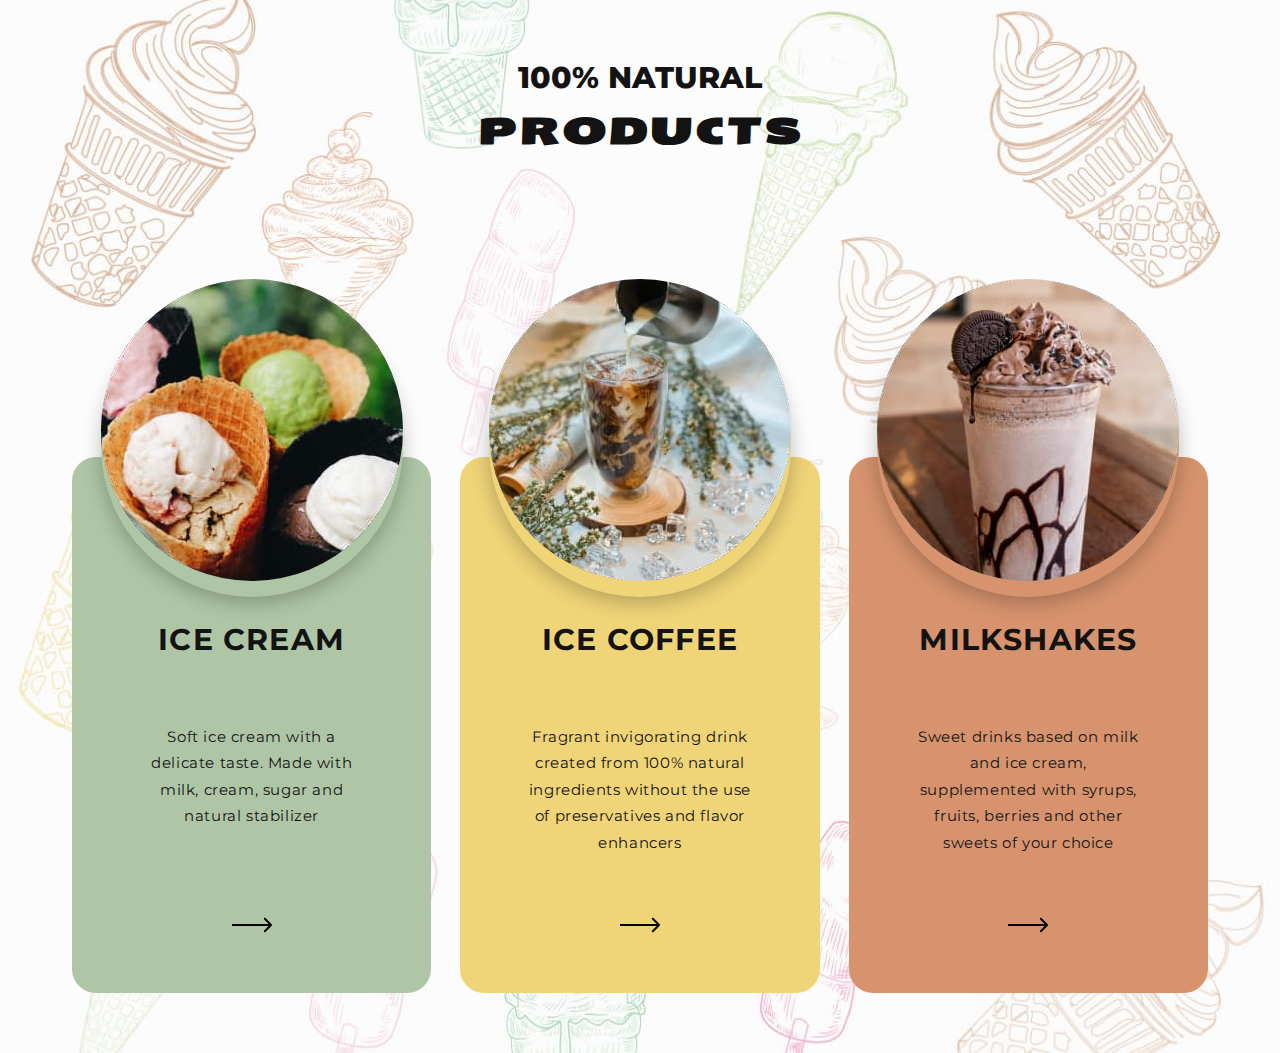
<file: index.html>
<!DOCTYPE html>
<html lang="uk">

<head>
  <meta charset="UTF-8" />
  <meta http-equiv="X-UA-Compatible" content="IE=edge" />
  <meta name="viewport" content="width=device-width, initial-scale=1.0" />
  <title>WebStudio</title>
  <link rel="preconnect" href="https://fonts.googleapis.com" />
  <link rel="preconnect" href="https://fonts.gstatic.com" crossorigin />
  <link rel="preconnect" href="https://fonts.googleapis.com">
  <link rel="preconnect" href="https://fonts.gstatic.com" crossorigin>
  <link href="https://fonts.googleapis.com/css2?family=Montserrat:wght@400;700;800&family=Seymour+One&display=swap" rel="stylesheet">
  <link rel="stylesheet"
    href="https://cdnjs.cloudflare.com/ajax/libs/modern-normalize/1.1.0/modern-normalize.min.css" />
  <link href="./css/main.min.css" rel="stylesheet" />
</head>

<body>
  <!--Шапка Сайта-->
  <main>
    <section class="products">
      <div class="container">
        <p class="products__subtitle">100% natural</p>
        <h2 class="products__title">products</h2>
        <ul class="products__list">
          <li class="products__item products__item-green product">
            <div class="products__image-group">
              <div class="products__image-shadow products__image-shadow--green"></div>
              <img srcset="
                  ./images/ice_cream_200_x1.jpeg 200w,
                  ./images/ice_cream_302_x1.jpeg 302w,
                  ./images/ice_cream_200_x2.jpeg 400w,
                  ./images/ice_cream_302_x2.jpeg 604w,
                " sizes="(min-width: 1200px) 302px, (min-width: 768px) 200px, 100vw "
              src="./images/ice_cream_200_x1.jpeg" alt="ice-cream" loading="lazy" class="products__image"/>
            </div>
            <h3 class="product__name">ice cream</h3>
            <p class="product__description">Soft ice cream with a delicate taste. Made with milk, cream, sugar and natural stabilizer</p>
            <a href="" class="products__link">
              <svg class="product__icon" width="40" height="16">
                <use href="./images/icons.svg#icon-arrow"></use>
            </svg>
            </a>
          </li>
          <li class="products__item products__item-yellow">
            <div class="products__image-group">
              <div class="products__image-shadow products__image-shadow--yellow"></div>
              <img srcset="
                  ./images/ice_coffee_200_x1.jpeg 200w,
                  ./images/ice_coffee_302_x1.jpeg 302w,
                  ./images/ice_coffee_200_x2.jpeg 400w,
                  ./images/ice_coffee_302_x2.jpeg 604w,
                " sizes="(min-width: 1200px) 302px, (min-width: 768px) 200px, 100vw "
              src="./images/ice_coffee_200_x1.jpeg" alt="ice-coffee" loading="lazy" class="products__image"/>
            </div>
            <h3 class="product__name">ice coffee</h3>
            <p class="product__description">Fragrant invigorating drink created from 100% natural ingredients without the use of preservatives and flavor enhancers
            </p>
            <a href="" class="products__link">
              <svg class="product__icon" width="40" height="16">
                <use href="./images/icons.svg#icon-arrow"></use>
              </svg>
            </a>
          </li>
          <li class="products__item products__item-orange">
            <div class="products__image-group">
              <div class="products__image-shadow products__image-shadow--orange"></div>
              <img srcset="
                  ./images/milkshakes_200_x1.jpeg 200w,
                  ./images/milkshakes_302_x1.jpeg 302w,
                  ./images/milkshakes_200_x2.jpeg 400w,
                  ./images/milkshakes_302_x2.jpeg 604w,
                " sizes="(min-width: 1200px) 302px, (min-width: 768px) 200px, 100vw "
              src="./images/milkshakes_200_x1.jpeg" alt="ice-cream" loading="lazy" class="products__image"/>
            </div>
            <h3 class="product__name">milkshakes</h3>
            <p class="product__description">Sweet drinks based on milk and ice cream, supplemented with syrups, fruits, berries and other sweets of your choice
            </p>
            <a href="" class="products__link">
              <svg class="product__icon" width="40" height="16">
                <use href="./images/icons.svg#icon-arrow"></use>
              </svg>
            </a>
          </li>
        </ul>
      </div>
    </section>
  </main>

</body>

</html>
</file>
<file: css/main.min.css>
body{font-family:"Montserrat";font-style:normal;font-size:14px;line-height:1.76;color:#131313}h1,h2,h3,h4,h5,h6,p,ul{margin:0;padding:0}img{display:block;max-width:100%;height:auto}a{text-decoration:none;color:#fff}li{padding:0;margin:0;list-style:none}.visually-hidden{position:absolute;white-space:nowrap;width:1px;height:1px;overflow:hidden;border:0;padding:0;clip:rect(0 0 0 0);-webkit-clip-path:inset(50%);clip-path:inset(50%);margin:-1px}.container{max-width:479px;width:100%;margin-left:auto;margin-right:auto;padding:0 20px}@media screen and (min-width: 320px){.container{max-width:320px}}@media screen and (min-width: 768px){.container{max-width:768px;padding:0 32px}}@media screen and (min-width: 1200px){.container{max-width:1200px}}.products{padding:60px 0;background-color:#fcfcfc;margin-left:auto;margin-right:auto;background-repeat:no-repeat;background-position:center;background-size:cover;text-align:center;min-width:320px;background-image:url(../images/Backgroud_mobile.jpeg)}@media(min-device-pixel-ratio: 2),(-webkit-min-device-pixel-ratio: 2),(min-resolution: 192dpi),(min-resolution: 2dppx){.products{background-image:url(../images/Backgroud_mobilex2.jpeg)}}@media screen and (min-width: 768px){.products{min-width:768px;background-image:url(../images/Background_tablet.jpeg)}}@media screen and (min-width: 768px)and (min-device-pixel-ratio: 2),screen and (min-width: 768px)and (-webkit-min-device-pixel-ratio: 2),screen and (min-width: 768px)and (min-resolution: 192dpi),screen and (min-width: 768px)and (min-resolution: 2dppx){.products{background-image:url(../images/Background_tabletx2.jpeg)}}@media screen and (min-width: 1200px){.products{min-width:1200px;margin:0 auto;background-image:url(../images/Backgroud_desktop.jpeg)}}@media screen and (min-width: 1200px)and (min-device-pixel-ratio: 2),screen and (min-width: 1200px)and (-webkit-min-device-pixel-ratio: 2),screen and (min-width: 1200px)and (min-resolution: 192dpi),screen and (min-width: 1200px)and (min-resolution: 2dppx){.products{background-image:url(../images/Backgroud_desktopx2.jpeg)}}@media screen and (min-width: 768px){.products__list{gap:16px;display:-webkit-box;display:-ms-flexbox;display:flex}}@media screen and (min-width: 1200px){.products__list{gap:29px}}.products__item{border-radius:24px;padding-top:123px;padding-left:40px;padding-right:40px;position:relative;margin-bottom:168px;width:280px;height:420px}@media screen and (min-width: 768px){.products__item{width:224px;height:428px;padding-left:26px;padding-right:26px;padding-top:108px;margin-bottom:0px}}@media screen and (min-width: 1200px){.products__item{width:370px;height:536px;padding-left:64px;padding-right:64px;padding-top:165px;margin-bottom:0px}}.products__item-green{background-color:#aec6a5}.products__item-yellow{background-color:#efd478}.products__item-orange{background-color:#d6936d}.products__item:last-child{margin-bottom:0px}.products__title{font-family:"Seymour One";font-style:normal;font-size:30px;line-height:1.26;text-align:center;letter-spacing:.04em;text-transform:uppercase;margin-bottom:148px}@media screen and (min-width: 768px){.products__title{font-size:34px;margin-bottom:200px}}@media screen and (min-width: 1200px){.products__title{font-size:36px;margin-bottom:303px}}.products__subtitle{font-weight:800;font-size:18px;line-height:1.22;text-align:center;text-transform:uppercase;margin-bottom:12px}@media screen and (min-width: 768px){.products__subtitle{font-size:22px}}@media screen and (min-width: 1200px){.products__subtitle{font-size:30px}}.product__name{font-weight:700;font-size:20px;line-height:1.2;text-align:center;letter-spacing:.04em;text-transform:uppercase;margin-bottom:40px}@media screen and (min-width: 768px){.product__name{font-size:22px}}@media screen and (min-width: 1200px){.product__name{font-size:30px;margin-bottom:66px}}.products__image-group{width:200px;height:200px;margin-left:auto;margin-right:auto;position:absolute;-webkit-transform:translate(-50%, -50%);transform:translate(-50%, -50%);left:50%;top:0%}@media screen and (min-width: 768px){.products__image-group{top:-5%}}@media screen and (min-width: 1200px){.products__image-group{top:-5%;width:302px;height:302px}}.products__image{border-radius:50%;display:block}@media screen and (min-width: 1200px){.products__image{width:302px;height:302px}}.products__image-shadow{z-index:-1;border-radius:50%;position:absolute;-webkit-transform:translate(-50%, -50%);transform:translate(-50%, -50%);left:50%;top:50%;width:200px;height:200px;margin-top:11px;-webkit-box-shadow:0px 5.4px 20.3px rgba(0,0,0,.25);box-shadow:0px 5.4px 20.3px rgba(0,0,0,.25)}@media screen and (min-width: 768px){.products__image-shadow{margin-top:12px}}@media screen and (min-width: 1200px){.products__image-shadow{width:302px;height:302px;margin-top:16px}}.products__image-shadow--green{background:#aec6a5}.products__image-shadow--yellow{background:#efd478}.products__image-shadow--orange{background:#d6936d}.product__description{font-size:14px;text-align:center;letter-spacing:.04em}@media screen and (min-width: 1200px){.product__description{font-size:15px}}.products__link{display:grid;cursor:pointer;position:absolute;left:50%;bottom:0;-webkit-transform:translate(-50%, 0);transform:translate(-50%, 0);margin-bottom:16px}.products__link:hover{cursor:pointer}@media screen and (min-width: 1200px){.products__link{margin-bottom:60px}}/*# sourceMappingURL=main.min.css.map */
</file>
